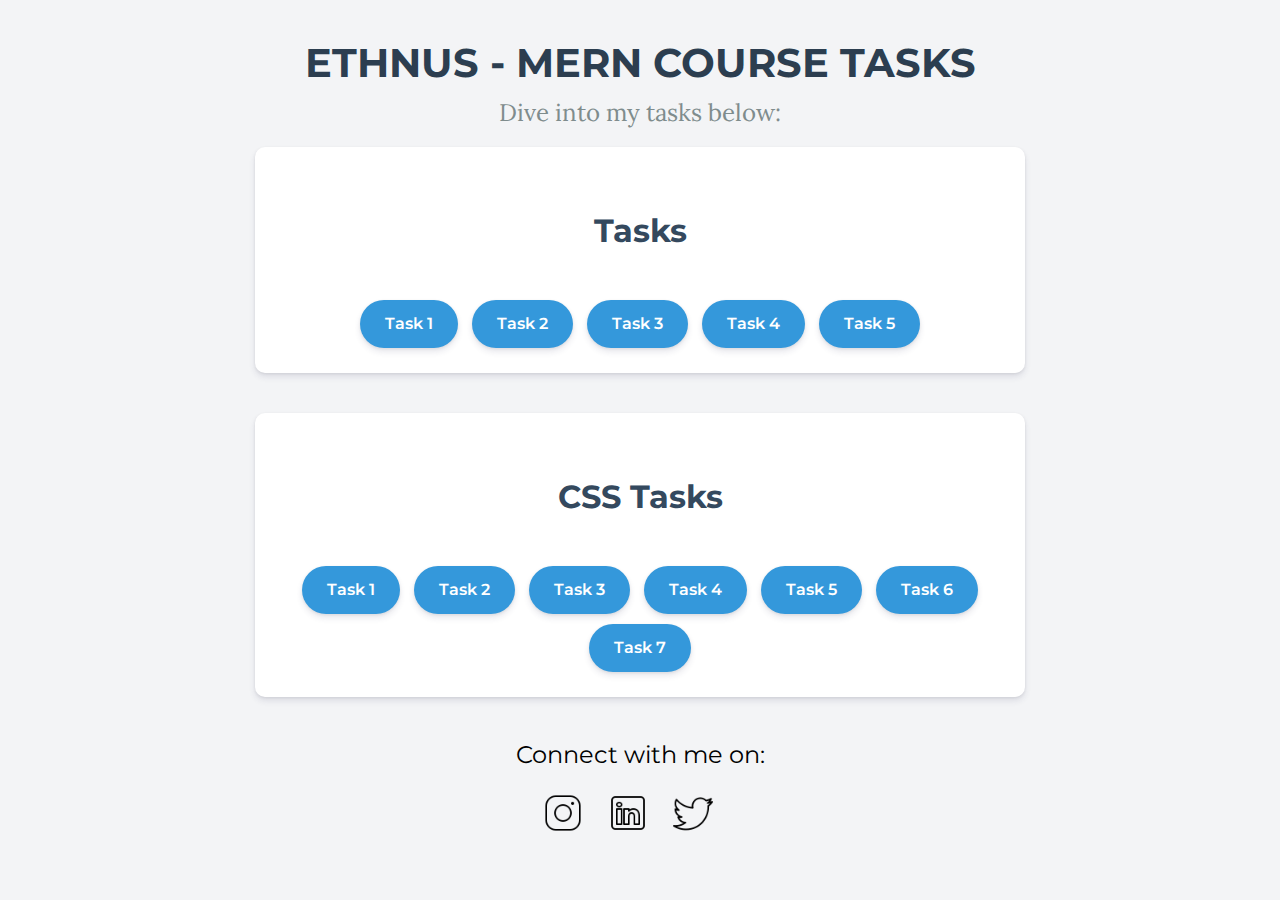
<file: Index.html>
<!DOCTYPE html>
<html lang="en">
<head>
    <meta charset="UTF-8">
    <meta name="viewport" content="width=device-width, initial-scale=1.0">
    <title>TASKS-INDEX PAGE</title>
    <link href="https://maxcdn.bootstrapcdn.com/bootstrap/4.5.2/css/bootstrap.min.css" rel="stylesheet">
    <link href="https://fonts.googleapis.com/css2?family=Montserrat:wght@300;400;700&display=swap" rel="stylesheet">
    <link href="https://fonts.googleapis.com/css2?family=Lora:ital@1&display=swap" rel="stylesheet">
    <link href="index.css" rel="stylesheet" type="text/css">
</head>
<body>
    <div class="container">
        <h1>ETHNUS - MERN COURSE TASKS</h1>
        <p class="lead">Dive into my tasks below:</p>
        <div class="task-section">
            <div class="task-title">Tasks</div>
            <div>
                <a href="Task-1.html" class="btn btn-custom">Task 1</a>
                <a href="Task-2.html" class="btn btn-custom">Task 2</a>
                <a href="Task-3.html" class="btn btn-custom">Task 3</a>
                <a href="Task-4.html" class="btn btn-custom">Task 4</a>
                <a href="Task-5.html" class="btn btn-custom">Task 5</a>
            </div>
        </div>
        <div class="task-section">
            <div class="task-title">CSS Tasks</div>
            <div>
                <a href="Task-6.html" class="btn btn-custom">Task 1</a>
                <a href="Task-7.html" class="btn btn-custom">Task 2</a>
                <a href="Task-8.html" class="btn btn-custom">Task 3</a>
                <a href="Task-9.html" class="btn btn-custom">Task 4</a>
                <a href="Task-10.html" class="btn btn-custom">Task 5</a>
                <a href="Task-11.html" class="btn btn-custom">Task 6</a>
                <a href="Task-12.html" class="btn btn-custom">Task 7</a>
            </div>
        </div>
        <p id="h2">Connect with me on:</p>
        <div class="social-icons">
            <a href="https://www.instagram.com/" target="_blank">
                <img src="./Assets/icons8-instagram-50.png"/>
            </a>
            <a href="https://www.linkedin.com/in/" target="_blank">
                <img src="./Assets/icons8-linkedin-50.png"/>
            </a>
            <a href="https://twitter.com/" target="_blank">
                <img src="./Assets/icons8-twitter-50.png"/>
            </a>
        </div>
    </div>
    <script src="https://code.jquery.com/jquery-3.5.1.slim.min.js"></script>
    <script src="https://maxcdn.bootstrapcdn.com/bootstrap/4.5.2/js/bootstrap.min.js"></script>
</body>
</html>
</file>
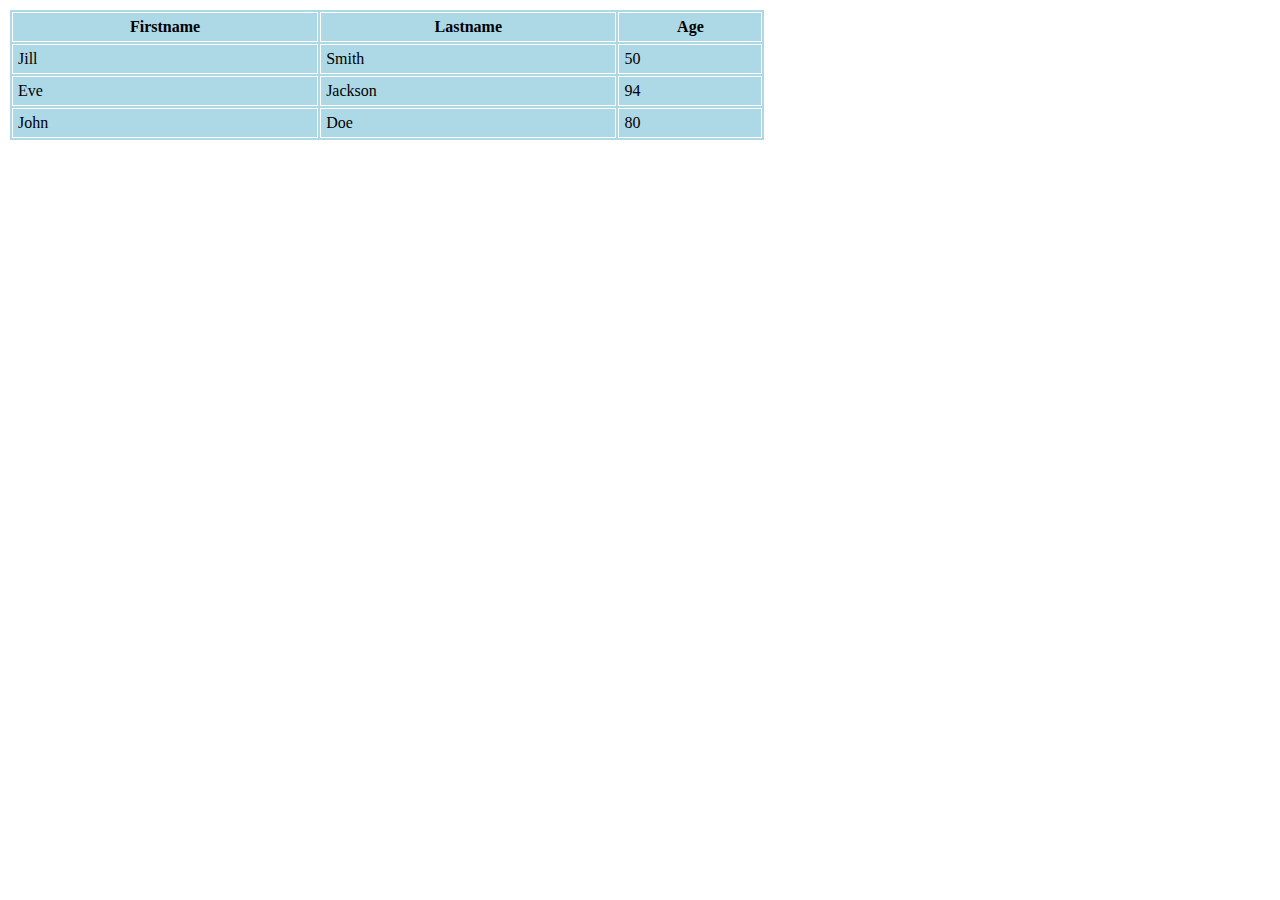
<file: Task-1.html>
<!DOCTYPE html>
<html lang="en">
<head>
    <meta charset="UTF-8">
    <meta name="viewport" content="width=device-width, initial-scale=1.0">
    <title>Task 1</title>
</head>
<body>
    <table border="2" cellpadding="5" bordercolor="white" bgcolor="lightblue" width="60%">
        <tr>
            <th>Firstname</th>
            <th>Lastname</th>
            <th>Age</th>
        </tr>

        <tr>
            <td>Jill</td>
            <td>Smith</td>
            <td>50</td>  
        </tr>

        <tr>
            <td>Eve</td>
            <td>Jackson</td>
            <td>94</td>  
        </tr>

        <tr>
            <td>John</td>
            <td>Doe</td>
            <td>80</td>  
        </tr>
    </table>
</body>
</html>
</file>
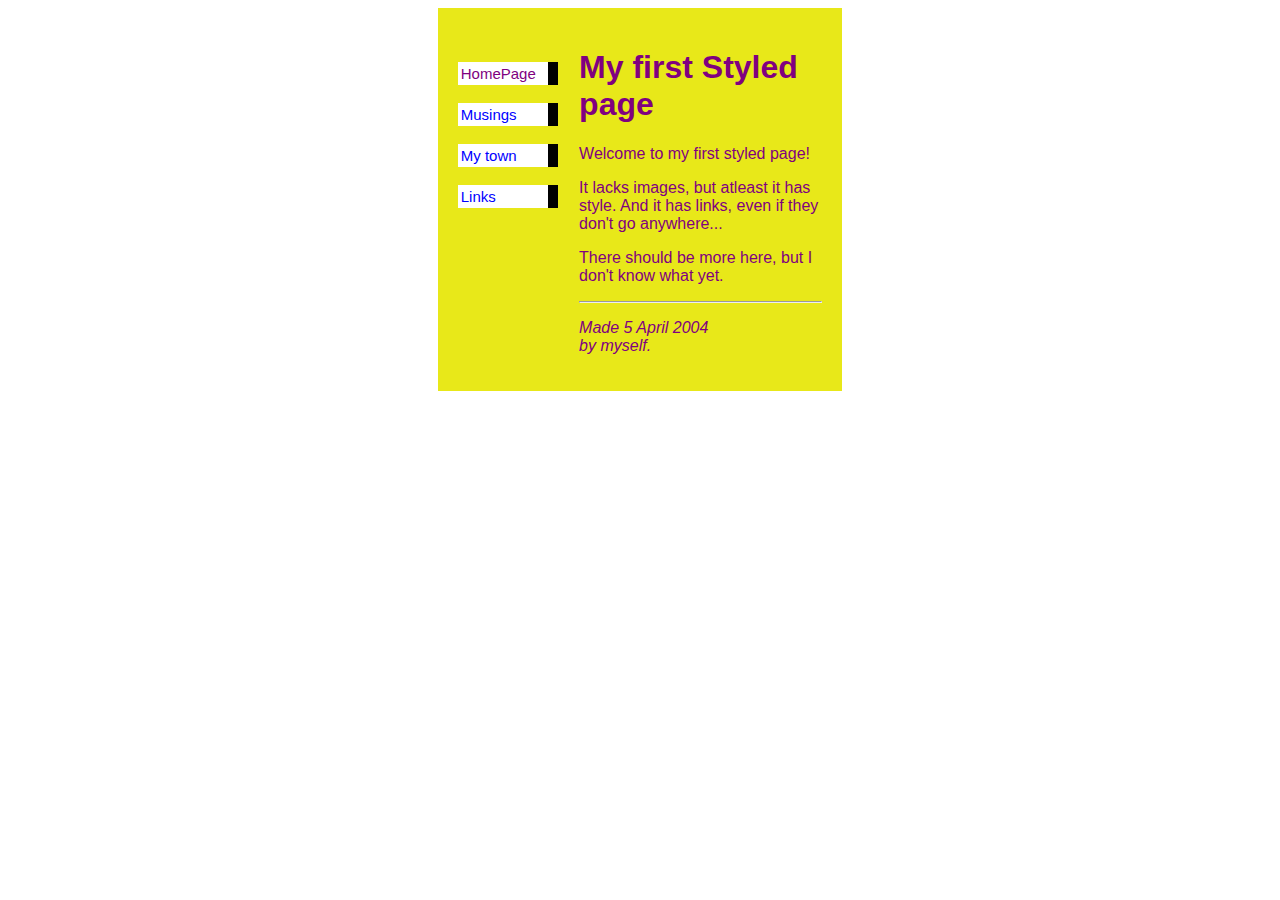
<file: Task-10.html>
<!DOCTYPE html>
<html lang="en">

<head>
<meta charset="utf-8">
<meta name="viewport" content="width=device-width, initial-scale=1">
<title>Task 5_css</title>

<style>
*    
{
  box-sizing: border-box;
}

body {
  font-family: Arial, Helvetica, sans-serif;
}

nav {
  float: left;
  width: 30%;
  height: 57px; 
  padding: 20px;
}

nav ul {
  list-style-type: none;
  padding: 0px;
}

article {
  float: left;
  padding: 20px;
  width: 70%;
}

section::after {
  content: "";
  display: table;
  clear: both;
}

li a
{
    text-decoration: none;
}

</style>
</head>
<body>  
<div style="padding-bottom:34%; padding-left: 34%; padding-right: 34%;">
<section style="background-color:rgb(232, 232, 25);">
  <nav style="background-color:rgb(232, 232, 25); ">
    <ul>
        <br>
      <li style="background: linear-gradient(to right, white 90%, black 50%); padding: 3px; width: 100px; font-size: 15px;"><a style="color: purple;" href="#">HomePage</a></li><br>
      <li style="background: linear-gradient(to right, white 90%, black 50%); padding: 3px; width: 100px; color: blue; font-size: 15px;"><a style="color: blue;" href="#">Musings</a></li><br>
      <li style="background: linear-gradient(to right, white 90%, black 50%); padding: 3px; width: 100px; color: blue; font-size: 15px;"><a style="color: blue;" href="#">My town</a></li><br>
      <li style="background: linear-gradient(to right, white 90%, black 50%); padding: 3px; width: 100px; color: blue; font-size: 15px;"><a style="color: blue;" href="#">Links</a></li>
    </ul>   
  </nav>
  
  <article>
    <h1 style ="color: purple;">My first Styled page</h1>
    <p  style ="color: purple;"> Welcome to my first styled page!</p>
    <p  style ="color: purple;"> It lacks images, but atleast it has style. And it has links, even if they don't go anywhere...</p>
       
    <p style="color: purple;">There should be more here, but I don't know what yet.</p>
       
    <hr style="background-color: purple;">
     
    <p style="color: purple;"><i>Made 5 April 2004 <br/> by myself.</i></p>
           
  </article>
</section>
</div>

</body>
</html>
</file>
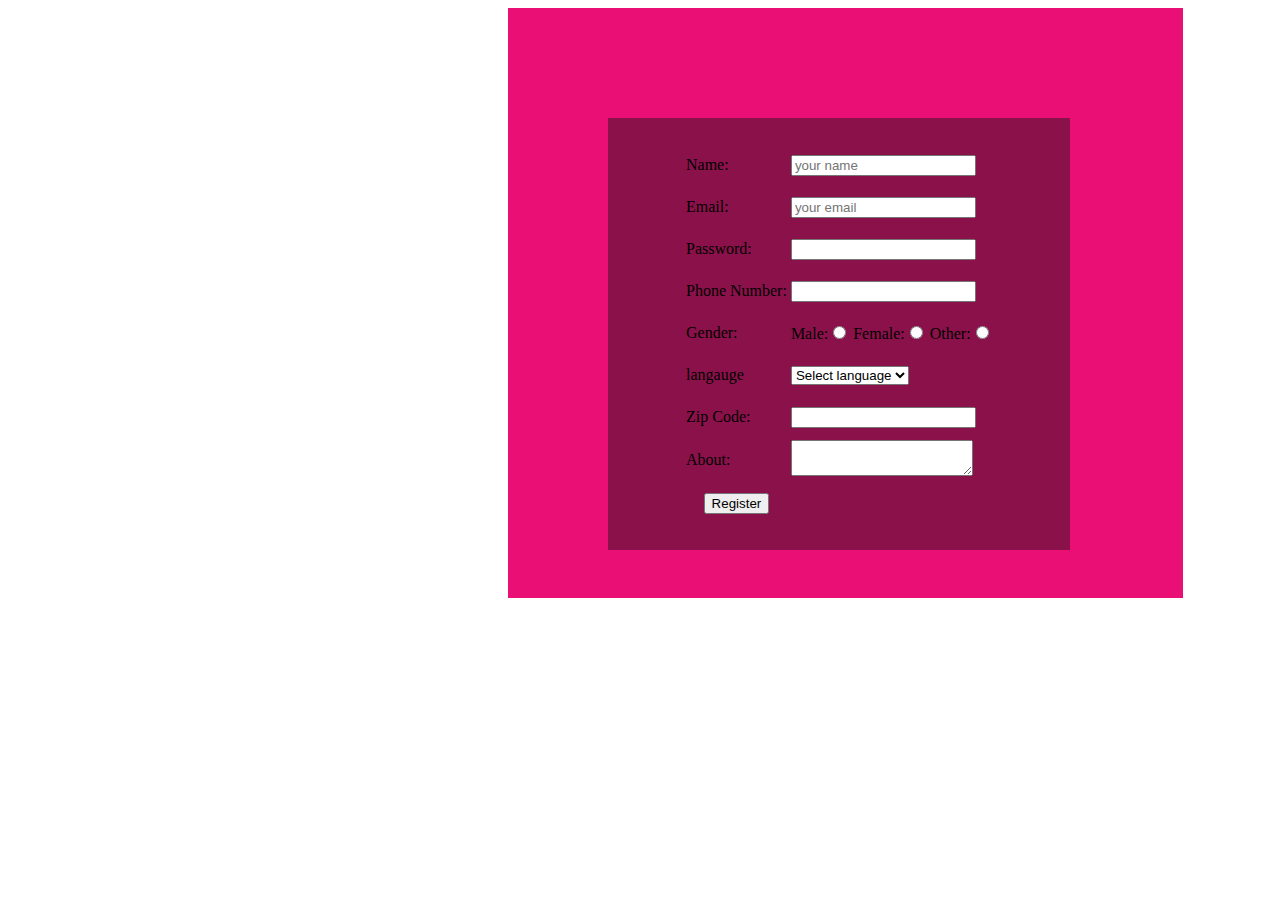
<file: Task-12.html>
<!DOCTYPE html>
<html lang="en">
<head>
    <meta charset="UTF-8">
    <meta name="viewport" content="width=device-width, initial-scale=1.0">
    <title>Task7_css</title>
    <style type="text/css">
        table,tr,th{
            margin-left: 100px;
            margin-top: 100px;
            background-color: rgb(139, 17, 74);
            padding-top: 25px;
            padding-bottom:25px;
            padding-left: 75px;
            padding-right: 75px;
            height: 40px;
        }   
        #Reg{
            text-align: center;
        }
    </style>
</head>
<body>
    

        <div style="margin-left: 500px; width: 675px; height: 575px; background-color: rgb(234, 15, 117); padding-top: 10px;  padding-bottom: 5px;"> 
            <form>  

        <table>     
            <tr>
                <td>
                    <label for="name">Name:</label>
                </td>
                <td>
                    <input type="text" name="name" placeholder="your name"> 
                </td>
            </tr>

            <tr>
                <td>
                    <label for="email">Email:</label>
                </td>
                <td>
                    <input type="text" name="email"  placeholder="your email">
                </td>
            </tr>

            <tr>
                <td>
                    <label for="pwd">Password:</label>
                </td>
                <td>
                    <input type="password" name="pwd">
                </td>
            </tr>

            <tr>
                <td>
                    <label for="Phno">Phone Number:</label>
                </td>
                <td>
                    <input type="text" name="Phno">
                </td>
            </tr>

            <tr>
                <td>
                    <label for="Gender">Gender:</label>
                </td>
                <td>
                    Male:<input type="radio" name="Gender" value="male">
                    Female:<input type="radio" name="Gender" value="female">
                    Other:<input type="radio" name="Gender" value="other">
                </td>
            </tr>

            <tr>
                <td>
                    <label for="lang">langauge</label>
                </td>
                <td>
                    <select name="lang">
                        <option value="" disabled selected hidden>Select language</option>
                        <option value="English">English</option>
                        <option value="Hindi">Hindi</option>
                        <option value="French">French</option>
                        <option value="Japanese">Japanese</option>
                    </select>
                </td>
            </tr>
            
            <tr>
                <td>
                    <label for="zip">Zip Code:</label>
                </td>
                <td>
                    <input type="text" name="zip">
                </td>
            </tr>

            <tr>
                <td>
                    <label for="about">About:</label>
                </td>
                <td>
                    <textarea name="about"></textarea>
                </td>
            </tr>

            <tr id="Reg">
                <td>
                    <input type="submit" value="Register">
                </td>
            </tr>
        </table>
    </form>
    </div>
    
</body>
</html>
</file>
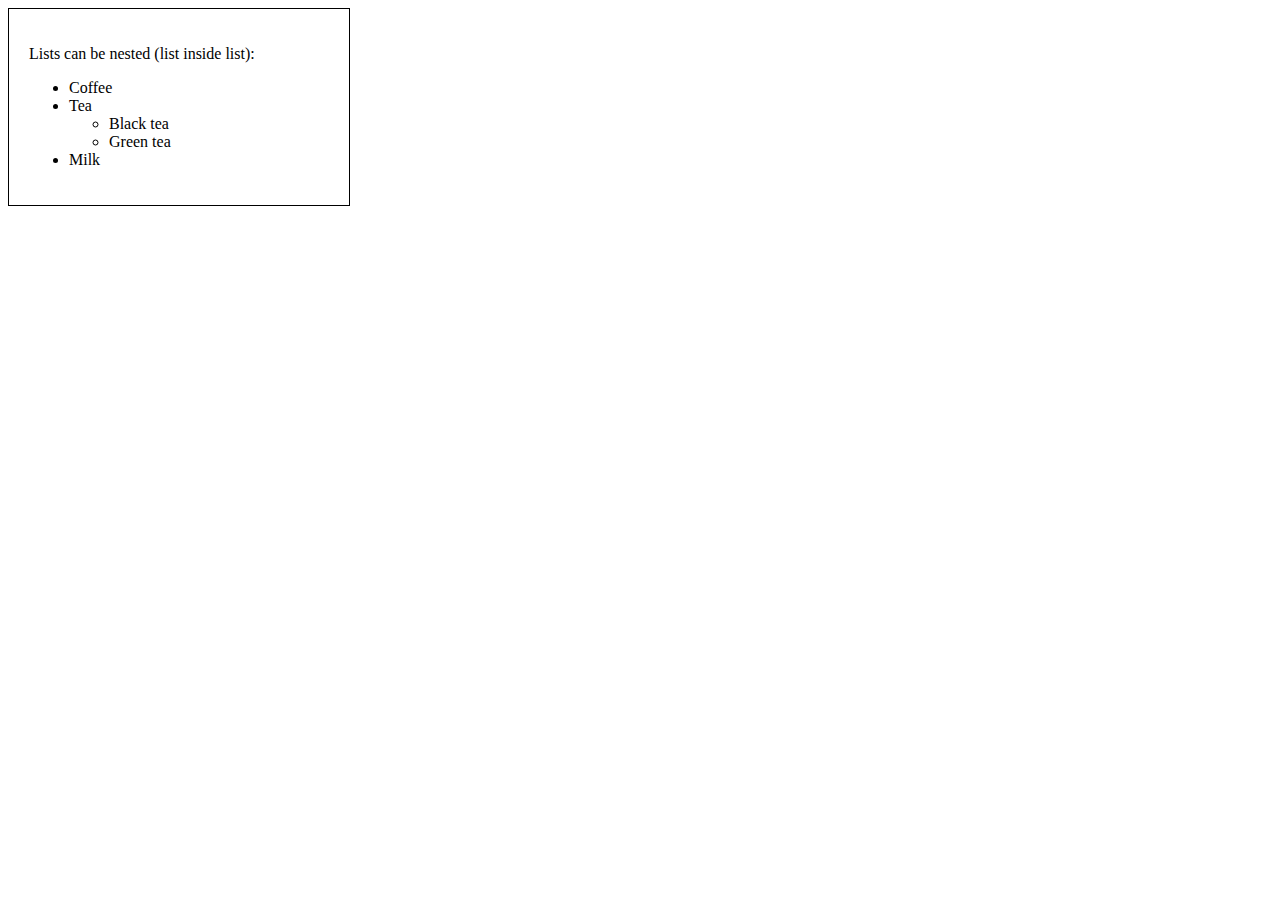
<file: Task-2.html>
<!DOCTYPE html>
<html lang="en">
<head>
    <meta charset="UTF-8">
    <meta name="viewport" content="width=device-width, initial-scale=1.0">
    <title>Task 2</title>
    <style>
        /* Define the box style using CSS */
        .box {
            border: 1px solid #000;
            padding: 20px;
            width: 300px; /* Set the width of the box as desired */
        }
    </style>
</head>
<body>
    <div class="box">
        <p>Lists can be nested (list inside list):

        <ul type="disc">
            <li>Coffee</li>
            <li>Tea</li>
                <ul type="circle">
                    <li>Black tea</li>
                    <li>Green tea</li>
                </ul>
            <li>Milk</li>
        </ul>
    </p>
</div>
</body>
</html>
</file>
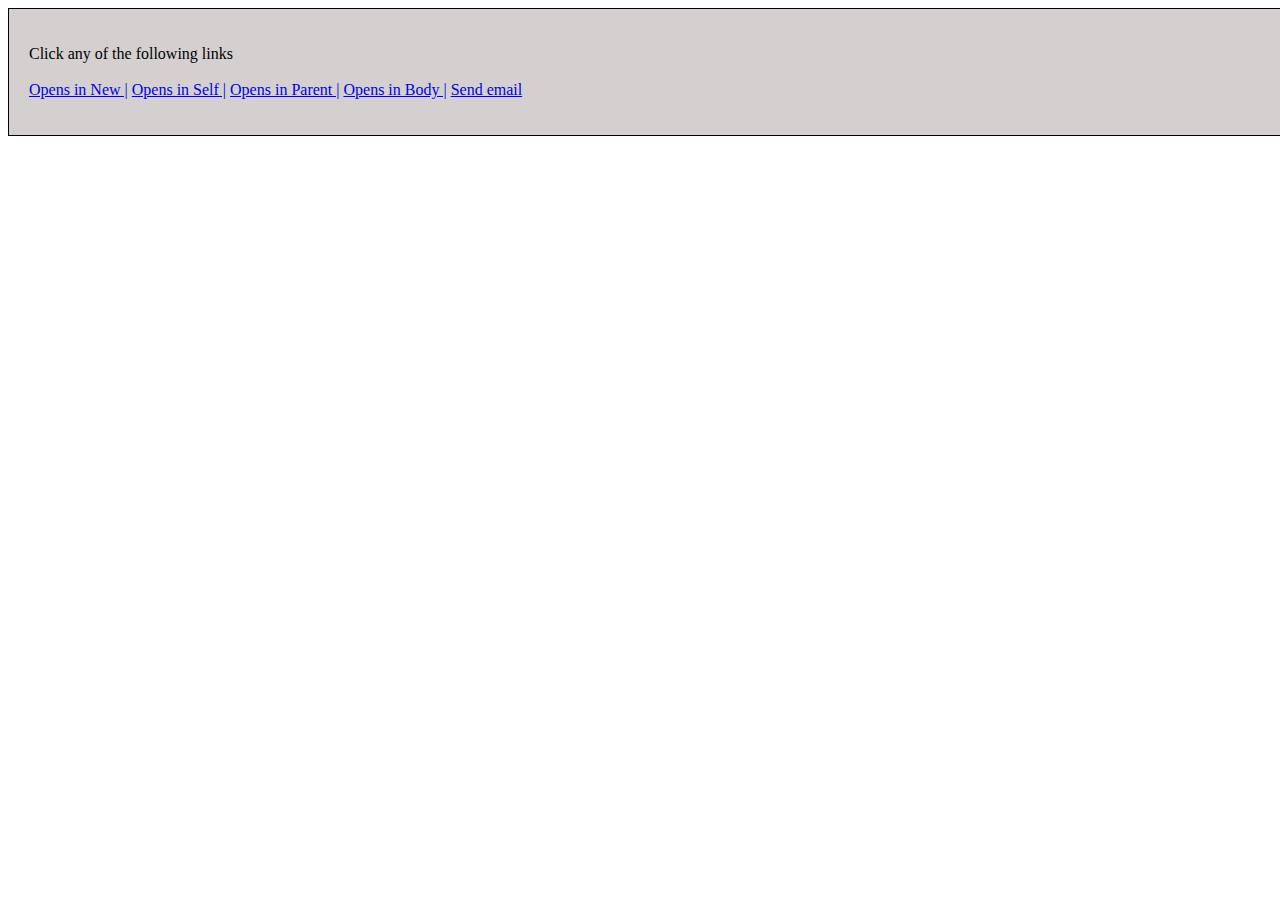
<file: Task-3.html>
<!DOCTYPE html>
<html lang="en">
<head>
    <meta charset="UTF-8">
    <meta name="viewport" content="width=device-width, initial-scale=1.0">
    <title>Task 3</title>
    <style>
        /* Define the box style using CSS */
        .box {
            background-color: rgb(212, 208, 208);
            border: 1px solid #000;
            padding: 20px;
            width: 3000px; /* Set the width of the box as desired */
        }
    </style>
</head>
<body>
    <div class="box">
    <p> Click any of the following links
        <br/>
        <br/>
        <a href="mailto:ffnumair@gmail.com" target="_blank">Opens in New |</a>
        <a href="mailto:ffnumair@gmail.com" target="_self">Opens in Self |</a>
        <a href="mailto:ffnumair@gmail.com" target="_parent">Opens in Parent |</a>
        <a href="mailto:ffnumair@gmail.com" target="_top">Opens in Body |</a>
        <a href="mailto:ffnumair@gmail.com">Send email</a>
    </p>
    </div>
</body>
</html>
</file>
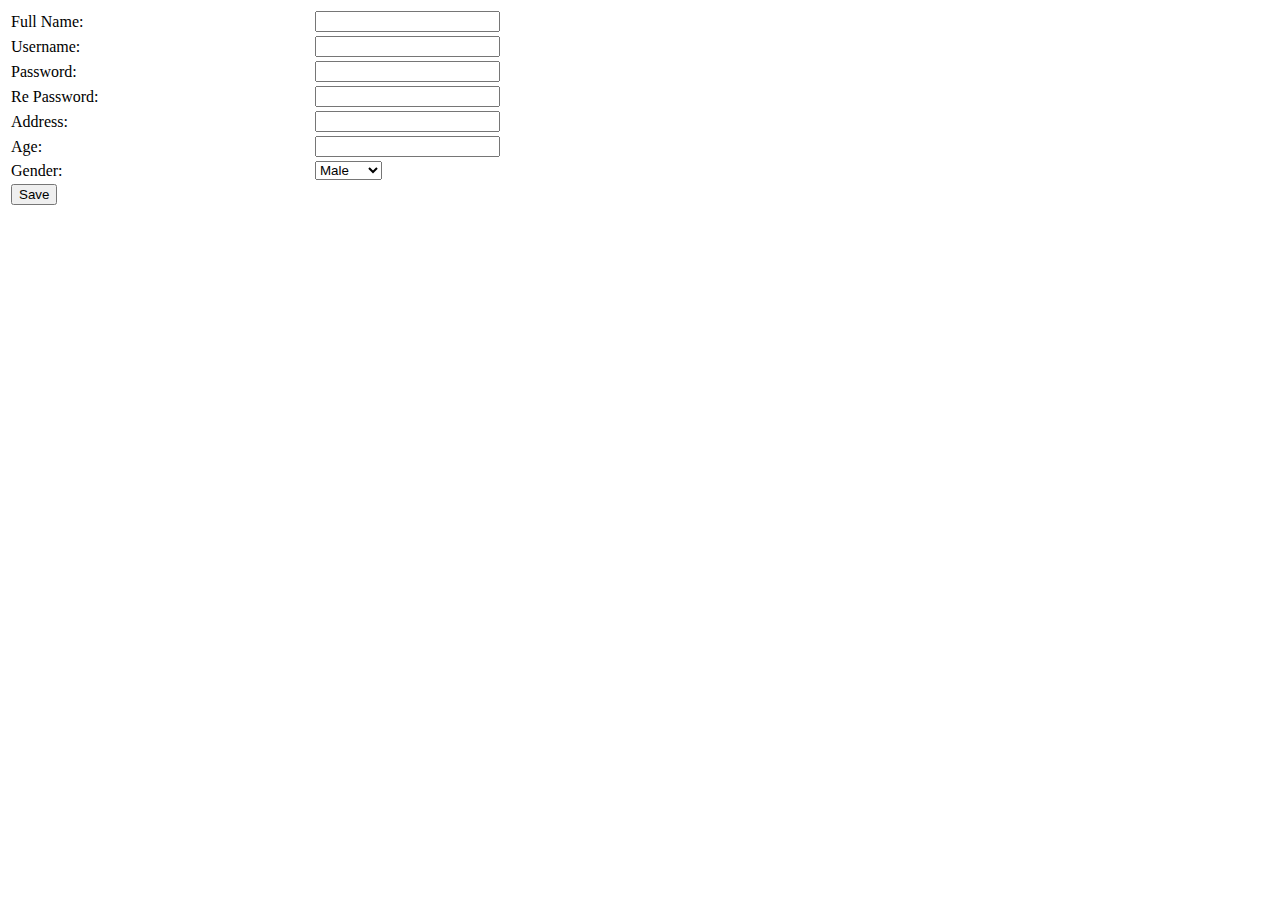
<file: Task-4.html>
<!DOCTYPE html>
<html lang="en">
<head>
    <meta charset="UTF-8">
    <meta name="viewport" content="width=device-width, initial-scale=1.0">
    <title>Task 4</title>
    <style type="text/css">
        
        label{
            display:block;
            width:300px;
        }
        input{
            text-align:right;
            float:right;
        }

        #not
        {
            text-align: left;
            float: left;
        }

    </style>
</head>
<body>
    <form>
        <table>
        <tr>
            <td>
                <label for="fn">Full Name:</label>
            </td>
            <td>
                <input type="text" name="fn">
            </td>
        </tr>
        <tr>
            <td>
                <label for="Username">Username:</label>
            </td>
            <td>
                <input type="text" name="Username">
            </td> 
        </tr>

        <tr>
            <td>
                <label for="Pwd">Password:</label>
            </td>
            <td>
                <input type="password" name="Pwd">
            </td>
        </tr>

        <tr>
            <td>
                <label for="RePwd">Re Password:</label>
            </td>
            <td>
                <input type="password" name="RePwd">
            </td>  
        </tr>

        <tr>
            <td>
                <label for="addr">Address:</label>
            </td>
            <td>
                <input type="text" name="addr">
            </td>
        </tr>

        <tr>
            <td>
                <label for="age">Age:</label>
            </td>
            <td>
                <input type="number" name="age">
            </td>  
        </tr>


        <tr>
            <td>
                <label for="Gender">Gender:</label>
            </td>
           <td>
                <select name="Gender">
                    <option>Male</option>
                    <option>Female</option>
                </select>
           </td>
        </tr>

        <tr>
            <td>
                <input type="button" value="Save" id="not">
            </td>
        </tr>
         
    </table>
        
    </form>
</body>
</html>
</file>
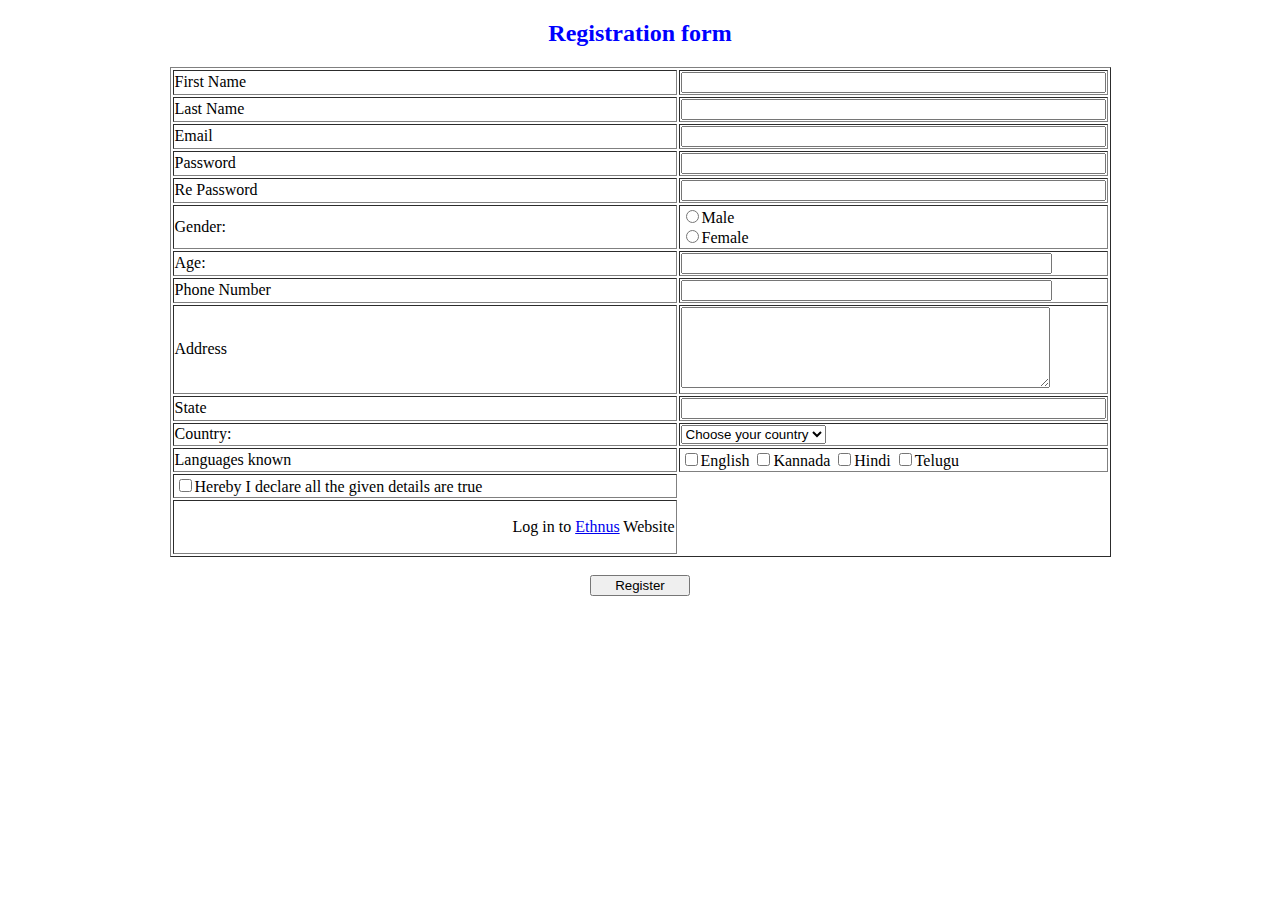
<file: Task-5.html>
<!DOCTYPE html>
<html lang="en">
<head>
    <meta charset="UTF-8">
    <meta name="viewport" content="width=device-width, initial-scale=1.0">
    <title>Task 5</title>
    <style type="text/css">

        .center{
            margin-left: auto;
            margin-right: auto;
        }

        #not{
        display: block;
        width: 100px;
        margin: 0 auto;
        }

        p#id2{
            width:400px;
            text-align:right;
            padding-left: 100px;

        } 
    </style>
</head>
<body>
    <h2 style="text-align:center;color:blue">Registration form</h1>
    <form>
        <table class="center" border="1" width="45%">
        <tr>
            <td>
                <label for="fn">First Name</label>
            </td>
            <td>
                <input type="text" name="fn" size="50">
            </td>
        </tr>
        <tr>
            <td>
                <label for="ln">Last Name</label>
            </td>
            <td>
                <input type="text" name="ln" size="50">
            </td> 
        </tr>

        <tr>
            <td>
                <label for="email">Email</label>
            </td>
            <td>
                <input type="text" name="email" size="50">
            </td>
        </tr>

        <tr>
            <td>
                <label for="Pwd">Password</label>
            </td>
            <td>
                <input type="password" name="Pwd" size="50">
            </td>
        </tr>

        <tr>
            <td>
                <label for="RePwd">Re Password</label>
            </td>
            <td>
                <input type="password" name="RePwd" size="50">
            </td>  
        </tr>

        <tr>
            <td>
                <label for="Gender">Gender:</label>
            </td>
           <td>
                <input type="radio" name="Gender">Male<br/>
                <input type="radio" name="Gender">Female
           </td>
        </tr>

        <tr>
            <td>
                <label for="age">Age:</label>
            </td>
            <td>
                <input type="number" name="age" style="width: 363px;">
            </td>  
        </tr>

        <tr>
            <td>
                <label for="phno">Phone Number</label>
            </td>
            <td>
                <input type="number" name="phno" style="width: 363px;">
            </td>  
        </tr>

        <tr>
            <td>
                <label for="addr">Address</label>
            </td>
            <td>
                <textarea name="addr" style="width: 363px;"  rows="5" cols="40" ></textarea>
            </td>
        </tr>

        <tr>
            <td>
                <label for="State">State</label>
            </td>
            <td>
                <input type="text" name="age" size="50">
            </td>  
        </tr>

        <tr>
            <td>
                <label for="Country">Country:</label>
            </td>
            <td>
                <select name="Country" required>
                    <option value="" disabled selected hidden>Choose your country</option>
                    <option>Australia</option>
                    <option>India</option>
                    <option>UAE</option>
                    <option>Germany</option>
                    <option>France</option>
                    <option>Canada</option>
                    <option>Sri Lanka</option>  
                </select>
            </td>  
        </tr>

        <tr>
            <td>
                <label for="lang">Languages known</label> 
            </td>
            <td>
                <input type="checkbox" name="lang">English
                <input type="checkbox" name="lang">Kannada
                <input type="checkbox" name="lang">Hindi
                <input type="checkbox" name="lang">Telugu
            </td>
        </tr>


        <tr>
            <td>
                <input type="checkbox">Hereby I declare all the given details are true
            </td>
        </tr>

        <tr>
            <td>
                <p id="id2">Log in to <a href="https://ethnus.com/">Ethnus</a> Website</p>
            </td>
        </tr>
         
    </table>
    <br/>

    <input type="button" value="Register" id="not">
    </form>
</body>
</html>
</file>
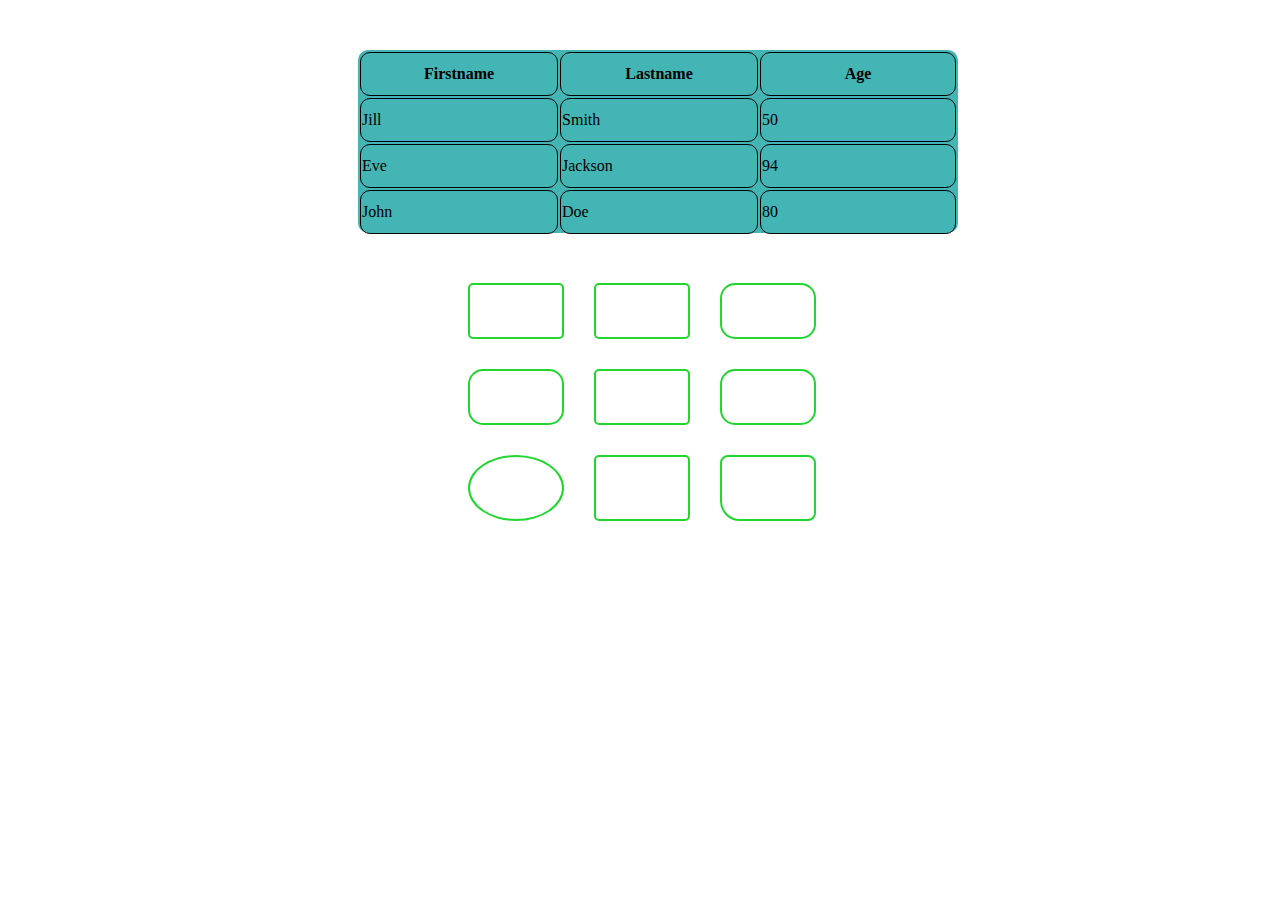
<file: Task-6.html>
<!DOCTYPE html>
<html lang="en">

<head>
    <meta charset="UTF-8">
    <meta name="viewport" content="width=device-width, initial-scale=1.0">
    <title>Task 1_css</title>
   
    <style>

    .center
    {
        margin-left: 350px;
        margin-top: 50px;
    }

    .c
    {
        margin-left: 430px;
        margin-top: 20px;

    }

    </style>

</head>

<body>

    <div  class="center" style="background-color: rgb(68, 181, 181); width: 600px; height: 183px; border-radius: 10px;">

        <table>
            <tr>
                <td style="width:200px; height:40px; border:1px solid black;text-align: center;border-radius: 10px;"><b>Firstname</b></td>
                <td style="width:200px; height:40px; border:1px solid black;text-align: center;border-radius: 10px;"><b>Lastname</b></td>
                <td style="width:200px; height:40px; border:1px solid black;text-align: center;border-radius: 10px;"><b>Age</b></td>
            </tr>

            <tr>
                <td style="width:200px; height:40px; border:1px solid black;border-radius: 10px;">Jill</td>
                <td style="width:200px; height:40px; border:1px solid black;border-radius: 10px;">Smith</td>
                <td style="width:200px; height:40px; border:1px solid black;border-radius: 10px;">50</td>
            </tr>

            <tr>
                <td style="width:200px; height:40px; border:1px solid black;border-radius: 10px;">Eve</td>
                <td style="width:200px; height:40px; border:1px solid black;border-radius: 10px;">Jackson</td>
                <td style="width:200px; height:40px; border:1px solid black;border-radius: 10px;">94</td>
            </tr>

            <tr>
                <td style="width:200px; height:40px; border:1px solid black;border-radius: 10px;">John</td>
                <td style="width:200px; height:40px; border:1px solid black;border-radius: 10px;">Doe</td>
                <td style="width:200px; height:40px; border:1px solid black;border-radius: 10px;">80</td>
            </tr>

        </table>

    </div>

    <div class="c">

        <table style="border-spacing: 30px;">

            <tr>
                <td style="width:90px; height:50px; border:1px solid rgb(32, 214, 47); border-radius: 5px; border-width: 2px;"></td>
                <td style="width:90px; height:50px; border:1px solid rgb(32, 214, 47); border-radius: 5px; border-width: 2px;"></td>
                <td style="width:90px; height:50px; border:1px solid rgb(32, 214, 47); border-radius: 15px;  border-width: 2px;"></td>
            </tr>   

            <tr>
                <td style="width:90px; height:50px; border:1px solid rgb(32, 214, 47); border-radius: 15px; border-width: 2px;"></td>
                <td style="width:90px; height:50px; border:1px solid rgb(32, 214, 47); border-radius: 5px; border-width: 2px;"></td>
                <td style="width:90px; height:50px; border:1px solid rgb(32, 214, 47); border-radius: 15px; border-width: 2px;"></td>
            </tr>       

            <tr>
                <td style="width: 30px; height: 60px; border:1px solid rgb(32, 214, 47); border-radius: 50%; border-width: 2px;"></td>
                <td style="width:90px; height:50px; border:1px solid rgb(32, 214, 47); border-radius: 5px; border-width: 2px;"></td>
                <td style="width:90px; height:50px; border:1px solid rgb(32, 214, 47); border-radius: 8px; border-bottom-left-radius: 20px; border-width: 2px;"></td>
            </tr>

        </table>

    </div>
    
</body>
</html>
</file>
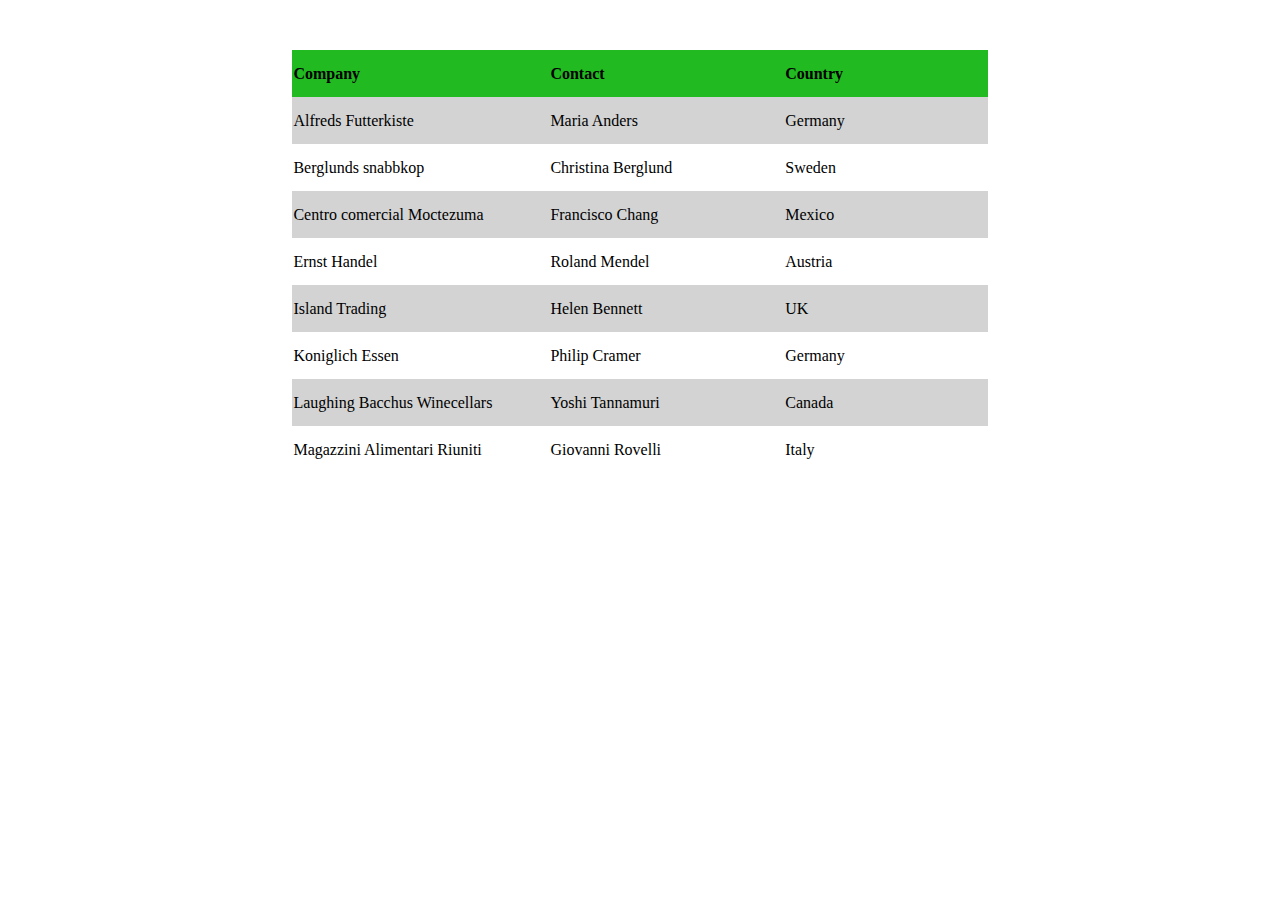
<file: Task-8.html>
<!DOCTYPE html>
<html lang="en">
<head>
    <meta charset="UTF-8">
    <meta name="viewport" content="width=device-width, initial-scale=1.0">
    <title>Task 3_css</title>
    <style type="text/css">

        .center
        {
            margin: auto;
            margin-top: 50px;
        }

        table, th, td {
            border-style: hidden;
            border-color: white;
            border-collapse: collapse;
        }
        
        td,th{
            width:25px;
            height:45px;
        }


        #id1{
            background-color:lightgray;
        }
        #id3{
            background-color:lightgray;
        }
        #id5{
            background-color:lightgray;
        }
        #id7{
            background-color:lightgray;
        }

    </style>
</head>
<body>
    <table width="55%" class="center">
        <tr style="background-color:rgb(33, 186, 33)">
            <th style="text-align:left">Company</th>
            <th style="text-align:left">Contact</th>
            <th style="text-align:left">Country</th>
        </tr> 

        <tr id="id1">
            <td>Alfreds Futterkiste</td>
            <td>Maria Anders</td>
            <td>Germany</td>
        </tr>
        <tr>
            <td>Berglunds snabbkop</td>
            <td>Christina Berglund</td>
            <td>Sweden</td>
        </tr>
        <tr id="id3">
            <td>Centro comercial Moctezuma</td>
            <td>Francisco Chang</td>
            <td>Mexico</td>
        </tr>
        <tr>
            <td>Ernst Handel</td> 
            <td>Roland Mendel</td>
            <td>Austria</td>
        </tr>
        <tr id="id5">
            <td>Island Trading</td>
            <td>Helen Bennett</td>
            <td>UK</td>
        </tr>
        <tr>
            <td> Koniglich Essen</td> 
            <td>Philip Cramer</td> 
            <td>Germany</td>
        </tr>
        <tr id="id7">
            <td>Laughing Bacchus Winecellars</td>
            <td>Yoshi Tannamuri</td>
            <td>Canada</td>
        </tr>
        <tr>
            <td>Magazzini Alimentari Riuniti</td>
            <td>Giovanni Rovelli</td>
            <td>Italy</td>
        </tr>
    
    </table>
</body>
</html>
</file>
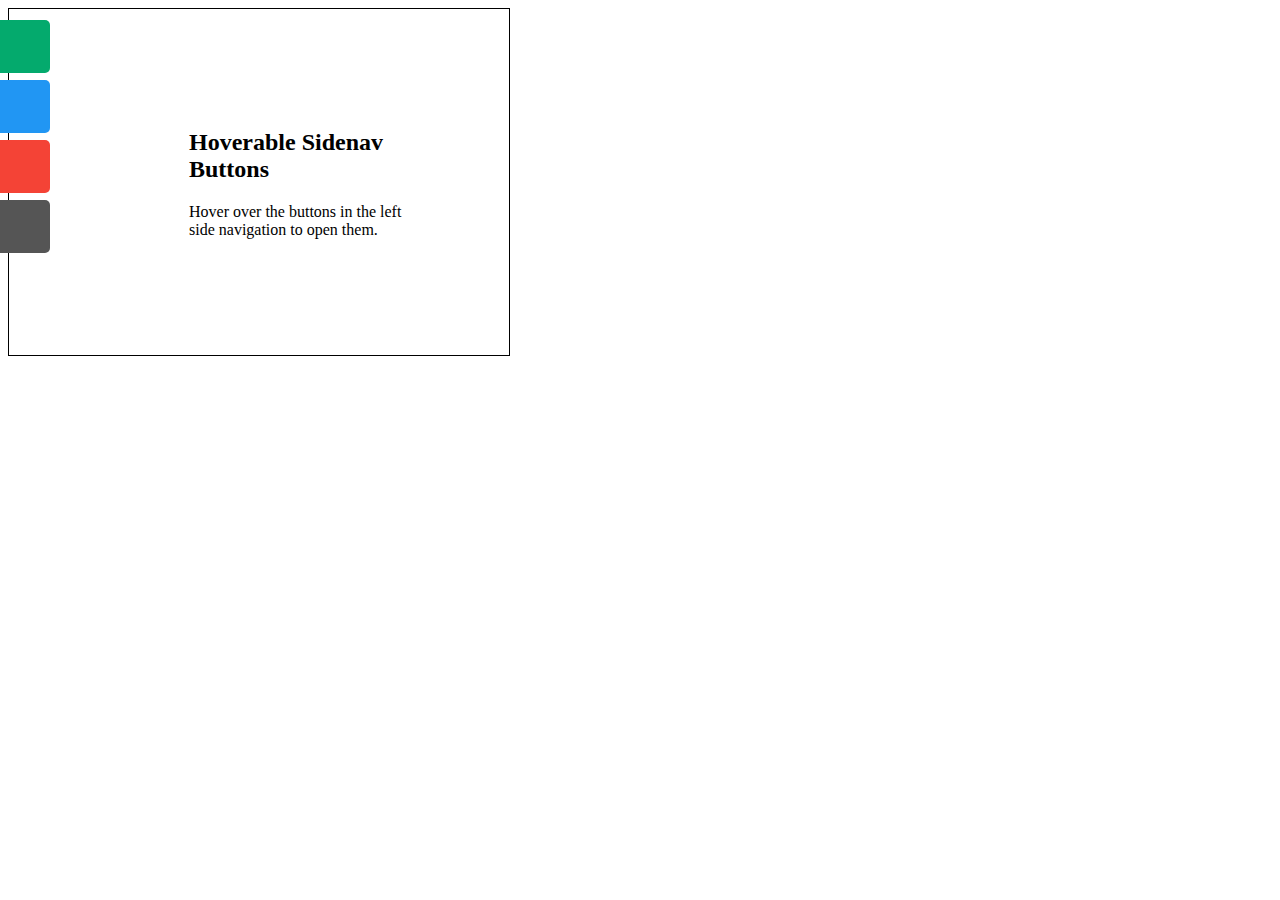
<file: Task-9.html>
<!DOCTYPE html>
<html lang="en">
<head>
    <meta charset="UTF-8">
    <meta name="viewport" content="width=device-width, initial-scale=1.0">
    <title>Task4_css</title>
</head>
<meta name="viewport" content="width=device-width, initial-scale=1">
<style>
#mySidenav a {
  position: absolute;
  left: -80px;
  transition: 0.3s;
  padding: 15px;
  width: 100px;
  text-decoration: none;
  font-size: 20px;
  color: white;
  border-radius: 0 5px 5px 0;
}

#mySidenav a:hover {
  left: 0;
}

#about {
  top: 20px;
  background-color: #04AA6D;
}

#blog {
  top: 80px;
  background-color: #2196F3;
}

#projects {
  top: 140px;
  background-color: #f44336;
}

#contact {
  top: 200px;
  background-color: #555
}
.box {
            border: 1px solid #000;
            padding: 100px;
            width: 300px; /* Set the width of the box as desired */
        }
</style>
</head>
<body>
<div class="box">
<div id="mySidenav" class="sidenav">
  <a href="#" id="about">About</a>
  <a href="#" id="blog">Blog</a>
  <a href="#" id="projects">Projects</a>
  <a href="#" id="contact">Contact</a>
</div>

<div style="margin-left:80px;">
  <h2>Hoverable Sidenav Buttons</h2>
  <p>Hover over the buttons in the left side navigation to open them.</p>
</div>
</div>
</body>
</html>
</file>
<file: index.css>
body {
    font-family: 'Montserrat', sans-serif;
    background-color: #f3f4f6;
    color: #333;
    margin: 0;
    padding: 0;
}

h1 {
    font-weight: 700;
    color: #2C3E50;
    margin-top: 5%;
}

p.lead {
    font-family: 'Lora', serif;
    font-size: 1.5rem;
    color: #7F8C8D;
}

.container {
    max-width: 800px;
    margin: 0 auto;
    text-align: center;
    margin-bottom: 30px;
}

.btn-custom {
    background-color: #3498DB;
    color: white;
    padding: 12px 25px;
    border: none;
    border-radius: 50px;
    font-weight: 600;
    transition: 0.3s;
    margin: 5px;
    box-shadow: 0 4px 6px rgba(50, 50, 93, 0.11), 0 1px 3px rgba(0, 0, 0, 0.08);
}

.btn-custom:hover {
    background-color: #2980B9;
    transform: translateY(-2px);
    box-shadow: 0 7px 14px rgba(50, 50, 93, 0.1), 0 3px 6px rgba(0, 0, 0, 0.08);
}

.task-title {
    margin: 40px 0;
    font-size: 2rem;
    font-weight: 700;
    color: #34495E;
}

.task-section {
    background-color: #fff;
    border-radius: 10px;
    padding: 20px 0;
    box-shadow: 0 4px 6px rgba(50, 50, 93, 0.11), 0 1px 3px rgba(0, 0, 0, 0.08);
}

.task-section:not(:last-child) {
    margin-bottom: 40px;
}
#h2{
    color: black;
    margin-top: 30px;
    font-size: 24px;
}
img {
    width: 40px;
    height: 40px;
    margin-right: 25px; 
    transition: transform 0.3s; 
}

a:hover img {
    transform: scale(1.1); 
}

div.social-icons {
    display: flex;
    justify-content: center;
    align-items: center;
    margin-top: 20px;
}
</file>
